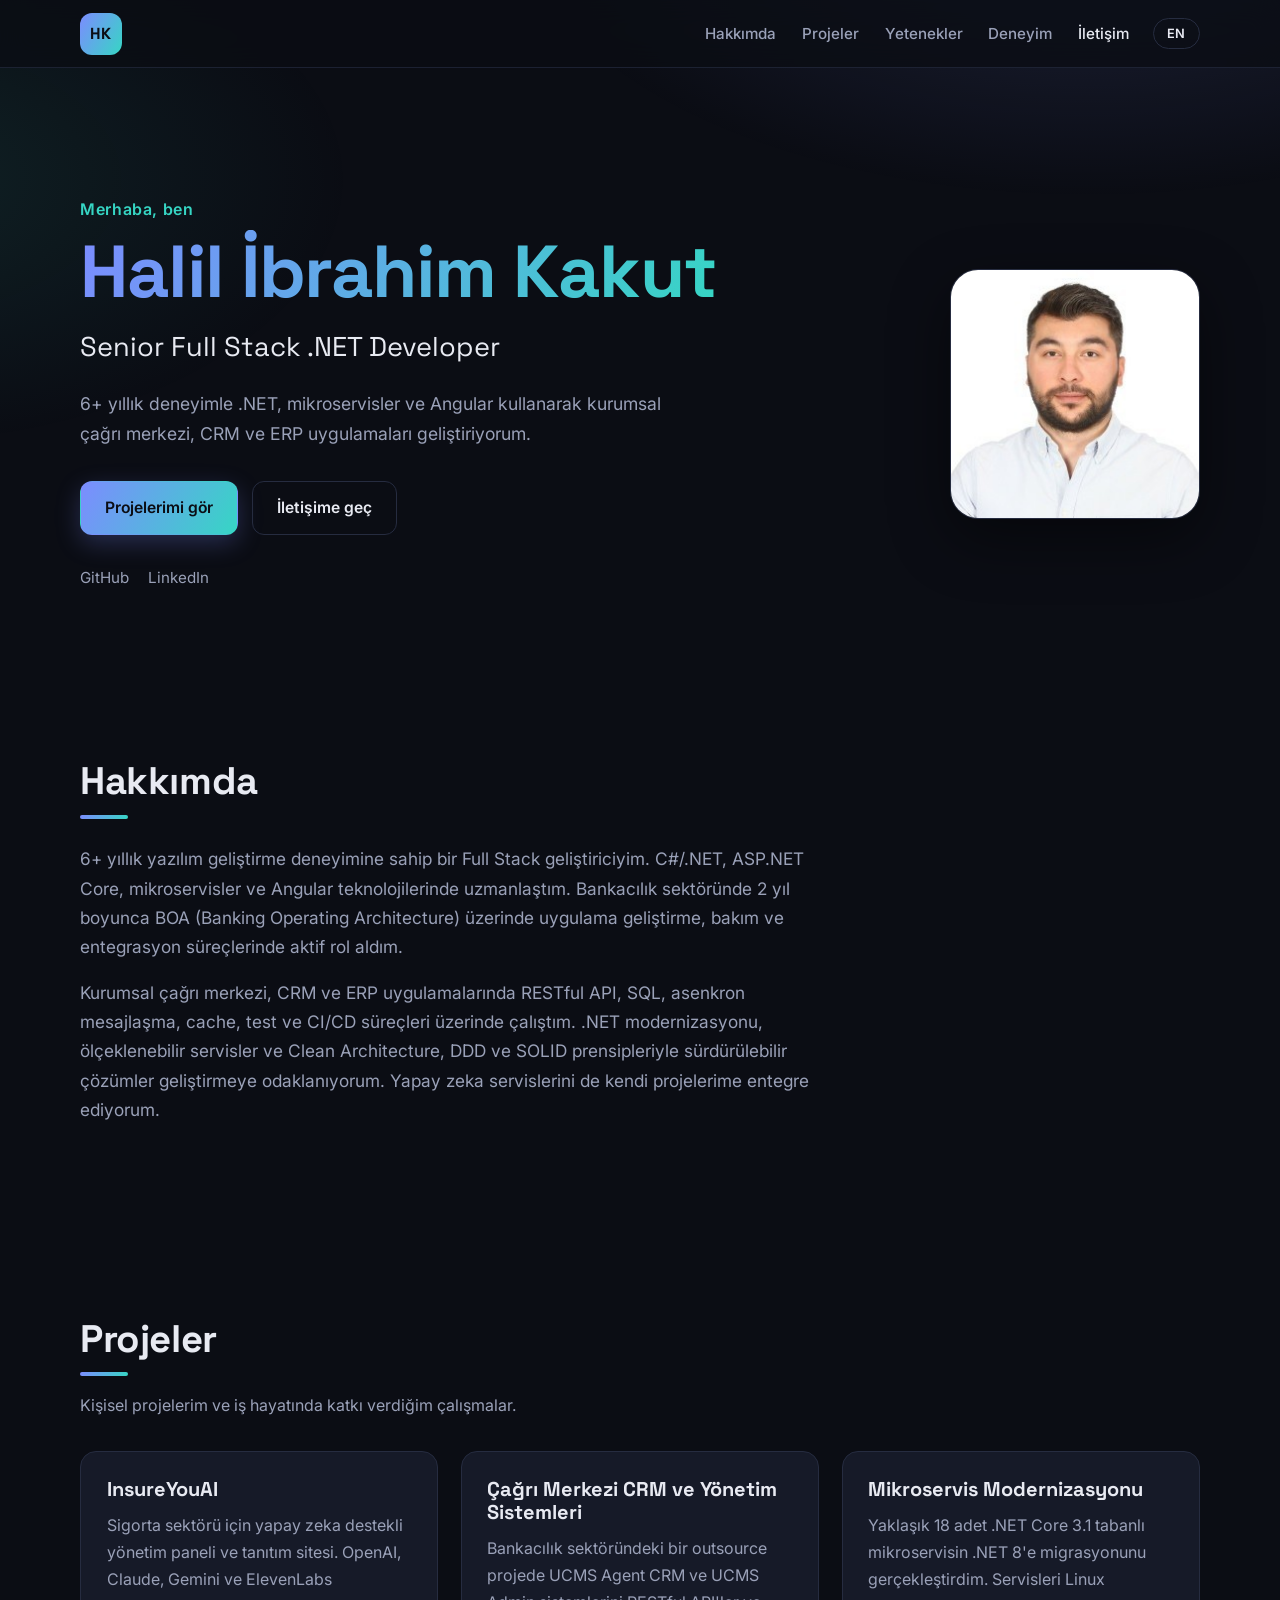
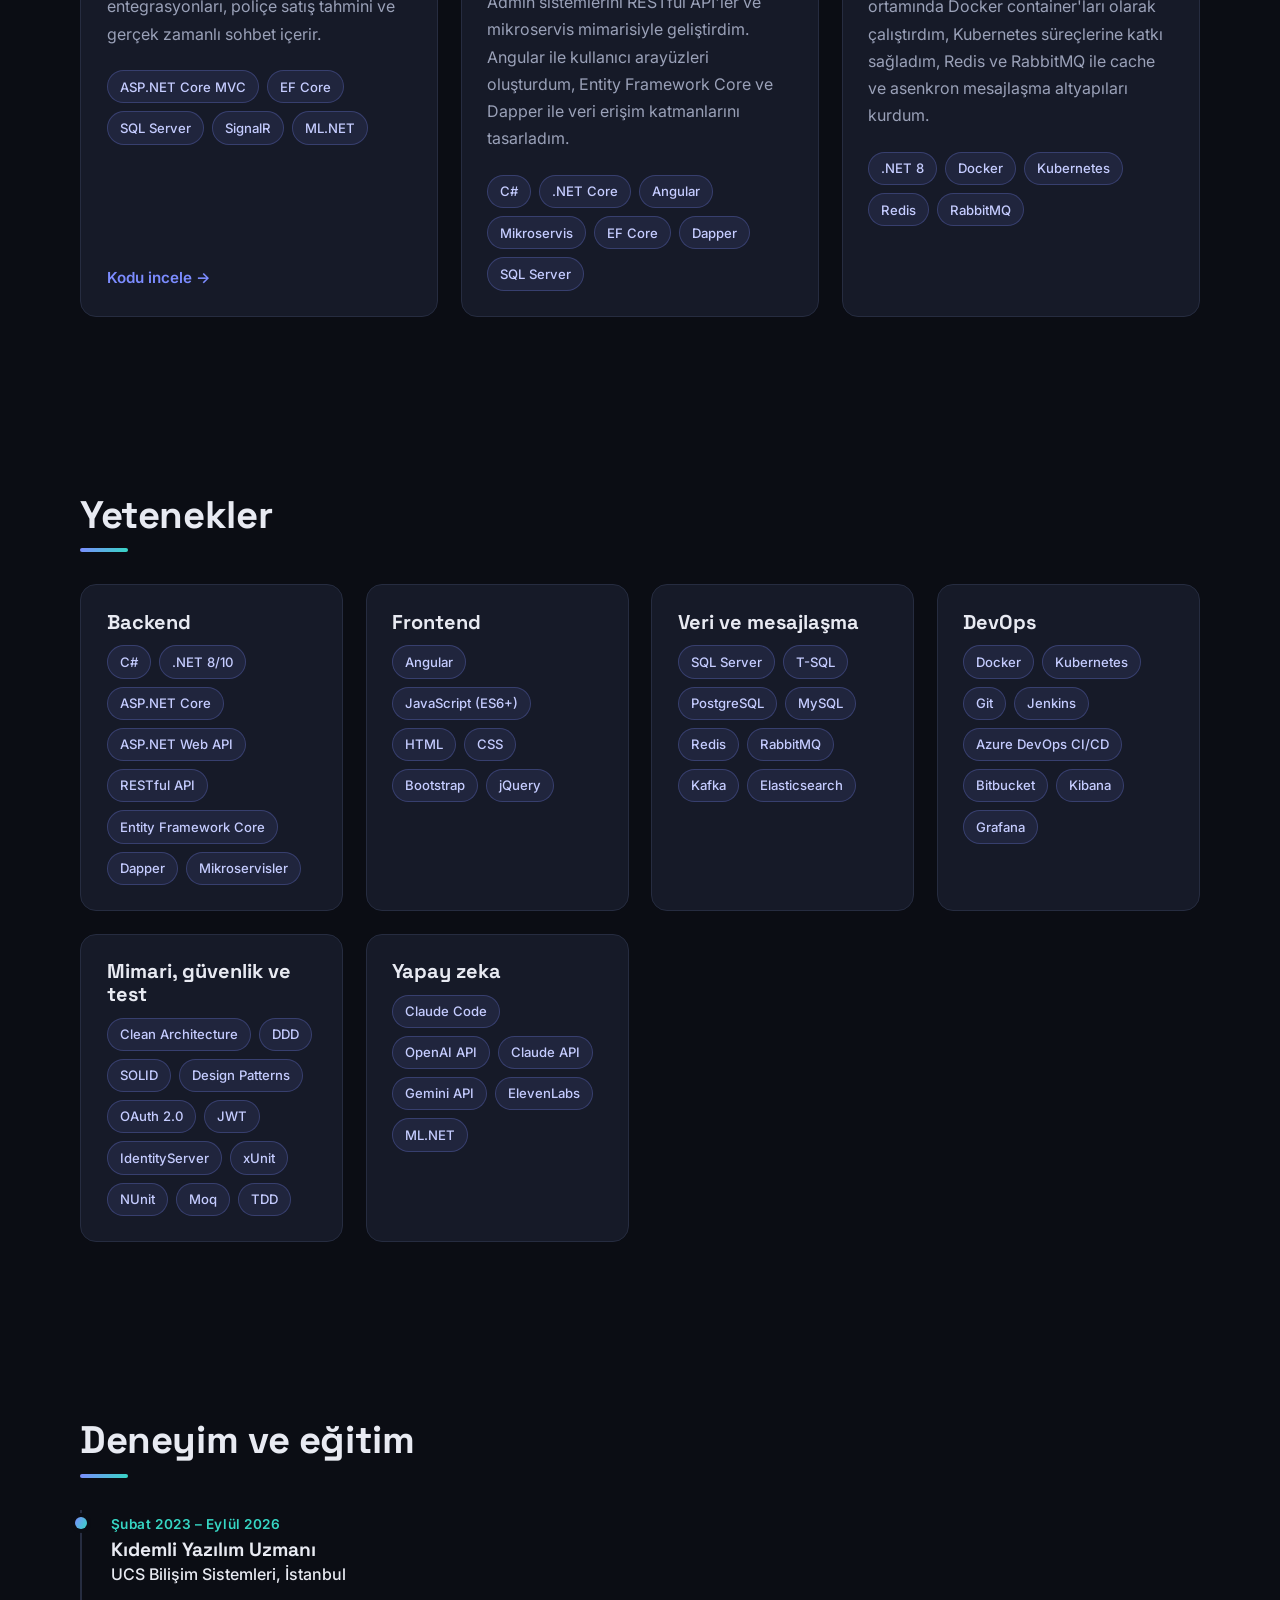
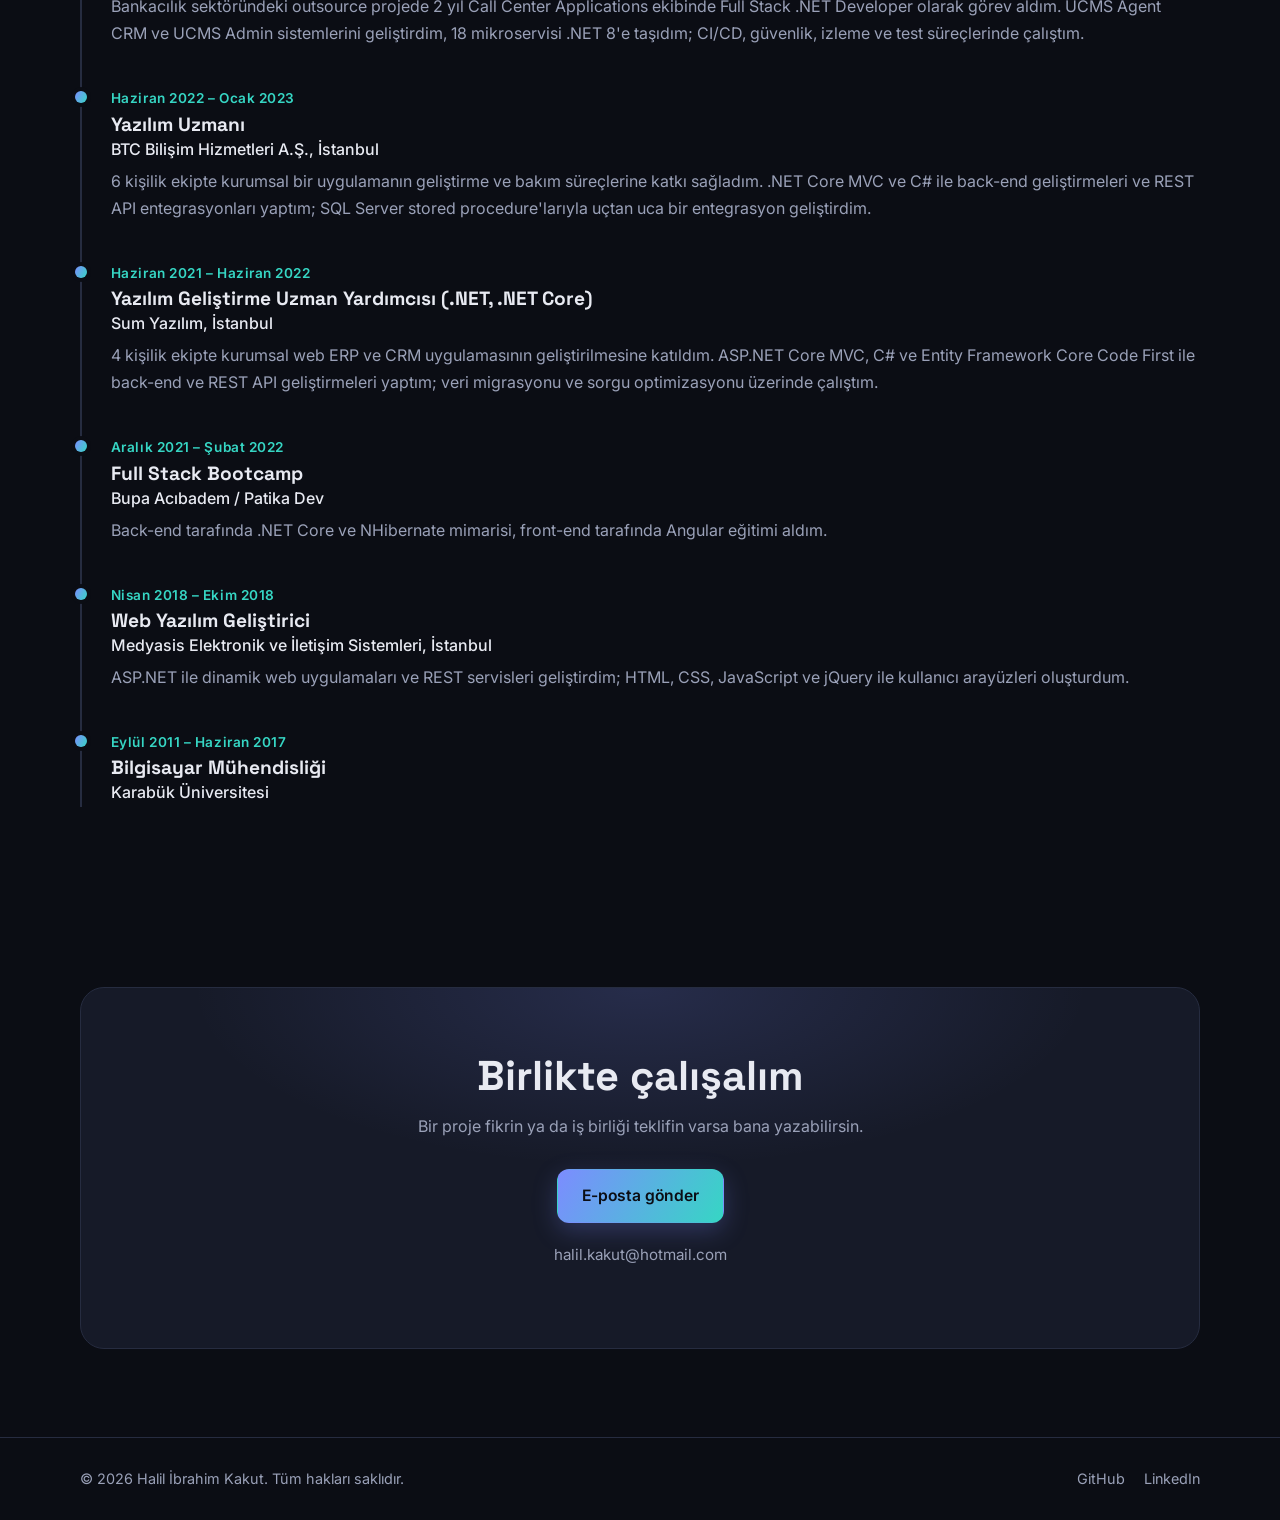
<file: index.html>
<!DOCTYPE html>
<html lang="tr">
<head>
    <meta charset="utf-8" />
    <meta name="viewport" content="width=device-width, initial-scale=1" />
    <meta name="theme-color" content="#0b0d14" />
    <title>Halil İbrahim Kakut | Senior Full Stack .NET Developer</title>
    <meta name="description" content="Halil İbrahim Kakut kişisel portfolyo sitesi: 6+ yıllık deneyimle .NET, mikroservis ve Angular ile kurumsal uygulamalar geliştiren Full Stack geliştirici." />
    <meta property="og:title" content="Halil İbrahim Kakut | Senior Full Stack .NET Developer" />
    <meta property="og:description" content="Halil İbrahim Kakut kişisel portfolyo sitesi: 6+ yıllık deneyimle .NET, mikroservis ve Angular ile kurumsal uygulamalar geliştiren Full Stack geliştirici." />
    <meta property="og:type" content="website" />

    <link rel="preconnect" href="https://fonts.googleapis.com" />
    <link rel="preconnect" href="https://fonts.gstatic.com" crossorigin />
    <link href="https://fonts.googleapis.com/css2?family=Inter:wght@400;500;600&family=Space+Grotesk:wght@500;600;700&display=swap" rel="stylesheet" />
    <link rel="stylesheet" href="css/site.css" />
</head>
<body>
    <a class="skip-link" href="#main">İçeriğe geç</a>

    <header class="site-header" id="top">
        <div class="container header-inner">
            <a class="logo" href="#top" aria-label="Halil İbrahim Kakut">
                <span class="logo-mark">HK</span>
            </a>

            <button class="nav-toggle" type="button" aria-label="Menu" aria-expanded="false" aria-controls="site-nav">
                <span></span><span></span><span></span>
            </button>

            <nav id="site-nav" class="site-nav" aria-label="Main">
                <ul>
                    <li><a href="#about">Hakkımda</a></li>
                    <li><a href="#projects">Projeler</a></li>
                    <li><a href="#skills">Yetenekler</a></li>
                    <li><a href="#experience">Deneyim</a></li>
                    <li><a href="#contact">İletişim</a></li>
                </ul>
                <a class="lang-switch" href="en/" hreflang="en" title="Switch to English">EN</a>
            </nav>
        </div>
    </header>

    <main id="main">
<section class="hero" aria-labelledby="hero-title">
    <div class="container hero-inner">
        <div class="hero-text reveal">
            <p class="eyebrow">Merhaba, ben</p>
            <h1 id="hero-title" class="hero-name">Halil İbrahim Kakut</h1>
            <p class="hero-role">Senior Full Stack .NET Developer</p>
            <p class="hero-tagline">6+ yıllık deneyimle .NET, mikroservisler ve Angular kullanarak kurumsal çağrı merkezi, CRM ve ERP uygulamaları geliştiriyorum.</p>

            <div class="hero-actions">
                <a class="btn btn-primary" href="#projects">Projelerimi gör</a>
                <a class="btn btn-ghost" href="#contact">İletişime geç</a>
            </div>

            <ul class="social-row">
                        <li><a href="https://github.com/halilkakut" target="_blank" rel="noopener noreferrer">GitHub</a></li>
                        <li><a href="https://www.linkedin.com/in/halilkakut" target="_blank" rel="noopener noreferrer">LinkedIn</a></li>
            </ul>
        </div>

        <div class="hero-photo reveal">
            <img src="img/profil.jpg" alt="Halil İbrahim Kakut" width="250" height="250" />
        </div>
    </div>
</section>

<section id="about" class="section" aria-labelledby="about-title">
    <div class="container">
        <h2 id="about-title" class="section-title reveal">Hakkımda</h2>
        <div class="about-body reveal">
            <p>6+ yıllık yazılım geliştirme deneyimine sahip bir Full Stack geliştiriciyim. C#/.NET, ASP.NET Core, mikroservisler ve Angular teknolojilerinde uzmanlaştım. Bankacılık sektöründe 2 yıl boyunca BOA (Banking Operating Architecture) üzerinde uygulama geliştirme, bakım ve entegrasyon süreçlerinde aktif rol aldım.</p>
            <p>Kurumsal çağrı merkezi, CRM ve ERP uygulamalarında RESTful API, SQL, asenkron mesajlaşma, cache, test ve CI/CD süreçleri üzerinde çalıştım. .NET modernizasyonu, ölçeklenebilir servisler ve Clean Architecture, DDD ve SOLID prensipleriyle sürdürülebilir çözümler geliştirmeye odaklanıyorum. Yapay zeka servislerini de kendi projelerime entegre ediyorum.</p>
        </div>
    </div>
</section>

<section id="projects" class="section" aria-labelledby="projects-title">
    <div class="container">
        <h2 id="projects-title" class="section-title reveal">Projeler</h2>
        <p class="section-subtitle reveal">Kişisel projelerim ve iş hayatında katkı verdiğim çalışmalar.</p>

        <div class="project-grid">
                <article class="card project-card reveal">
                    <h3>InsureYouAI</h3>
                    <p>Sigorta sektörü için yapay zeka destekli yönetim paneli ve tanıtım sitesi. OpenAI, Claude, Gemini ve ElevenLabs entegrasyonları, poliçe satış tahmini ve gerçek zamanlı sohbet içerir.</p>
                    <ul class="tag-list">
                        <li>ASP.NET Core MVC</li>
                        <li>EF Core</li>
                        <li>SQL Server</li>
                        <li>SignalR</li>
                        <li>ML.NET</li>
                    </ul>
                    <div class="card-links">
                        <a href="https://github.com/halilkakut/InsureYouAI" target="_blank" rel="noopener noreferrer">Kodu incele &rarr;</a>
                    </div>
                </article>
                <article class="card project-card reveal">
                    <h3>Çağrı Merkezi CRM ve Yönetim Sistemleri</h3>
                    <p>Bankacılık sektöründeki bir outsource projede UCMS Agent CRM ve UCMS Admin sistemlerini RESTful API&#x27;ler ve mikroservis mimarisiyle geliştirdim. Angular ile kullanıcı arayüzleri oluşturdum, Entity Framework Core ve Dapper ile veri erişim katmanlarını tasarladım.</p>
                    <ul class="tag-list">
                        <li>C#</li>
                        <li>.NET Core</li>
                        <li>Angular</li>
                        <li>Mikroservis</li>
                        <li>EF Core</li>
                        <li>Dapper</li>
                        <li>SQL Server</li>
                    </ul>
                </article>
                <article class="card project-card reveal">
                    <h3>Mikroservis Modernizasyonu</h3>
                    <p>Yaklaşık 18 adet .NET Core 3.1 tabanlı mikroservisin .NET 8&#x27;e migrasyonunu gerçekleştirdim. Servisleri Linux ortamında Docker container&#x27;ları olarak çalıştırdım, Kubernetes süreçlerine katkı sağladım, Redis ve RabbitMQ ile cache ve asenkron mesajlaşma altyapıları kurdum.</p>
                    <ul class="tag-list">
                        <li>.NET 8</li>
                        <li>Docker</li>
                        <li>Kubernetes</li>
                        <li>Redis</li>
                        <li>RabbitMQ</li>
                    </ul>
                </article>
        </div>
    </div>
</section>

<section id="skills" class="section" aria-labelledby="skills-title">
    <div class="container">
        <h2 id="skills-title" class="section-title reveal">Yetenekler</h2>

        <div class="skill-grid">
                <div class="card skill-card reveal">
                    <h3>Backend</h3>
                    <ul class="tag-list">
                        <li>C#</li>
                        <li>.NET 8/10</li>
                        <li>ASP.NET Core</li>
                        <li>ASP.NET Web API</li>
                        <li>RESTful API</li>
                        <li>Entity Framework Core</li>
                        <li>Dapper</li>
                        <li>Mikroservisler</li>
                    </ul>
                </div>
                <div class="card skill-card reveal">
                    <h3>Frontend</h3>
                    <ul class="tag-list">
                        <li>Angular</li>
                        <li>JavaScript (ES6+)</li>
                        <li>HTML</li>
                        <li>CSS</li>
                        <li>Bootstrap</li>
                        <li>jQuery</li>
                    </ul>
                </div>
                <div class="card skill-card reveal">
                    <h3>Veri ve mesajlaşma</h3>
                    <ul class="tag-list">
                        <li>SQL Server</li>
                        <li>T-SQL</li>
                        <li>PostgreSQL</li>
                        <li>MySQL</li>
                        <li>Redis</li>
                        <li>RabbitMQ</li>
                        <li>Kafka</li>
                        <li>Elasticsearch</li>
                    </ul>
                </div>
                <div class="card skill-card reveal">
                    <h3>DevOps</h3>
                    <ul class="tag-list">
                        <li>Docker</li>
                        <li>Kubernetes</li>
                        <li>Git</li>
                        <li>Jenkins</li>
                        <li>Azure DevOps CI/CD</li>
                        <li>Bitbucket</li>
                        <li>Kibana</li>
                        <li>Grafana</li>
                    </ul>
                </div>
                <div class="card skill-card reveal">
                    <h3>Mimari, güvenlik ve test</h3>
                    <ul class="tag-list">
                        <li>Clean Architecture</li>
                        <li>DDD</li>
                        <li>SOLID</li>
                        <li>Design Patterns</li>
                        <li>OAuth 2.0</li>
                        <li>JWT</li>
                        <li>IdentityServer</li>
                        <li>xUnit</li>
                        <li>NUnit</li>
                        <li>Moq</li>
                        <li>TDD</li>
                    </ul>
                </div>
                <div class="card skill-card reveal">
                    <h3>Yapay zeka</h3>
                    <ul class="tag-list">
                        <li>Claude Code</li>
                        <li>OpenAI API</li>
                        <li>Claude API</li>
                        <li>Gemini API</li>
                        <li>ElevenLabs</li>
                        <li>ML.NET</li>
                    </ul>
                </div>
        </div>
    </div>
</section>

<section id="experience" class="section" aria-labelledby="experience-title">
    <div class="container">
        <h2 id="experience-title" class="section-title reveal">Deneyim ve eğitim</h2>

        <ol class="timeline">
                    <li class="timeline-item reveal">
                        <span class="timeline-period">Şubat 2023 – Eylül 2026</span>
                        <h3>Kıdemli Yazılım Uzmanı</h3>
                        <p class="timeline-place">UCS Bilişim Sistemleri, İstanbul</p>
                        <p>Bankacılık sektöründeki outsource projede 2 yıl Call Center Applications ekibinde Full Stack .NET Developer olarak görev aldım. UCMS Agent CRM ve UCMS Admin sistemlerini geliştirdim, 18 mikroservisi .NET 8&#x27;e taşıdım; CI/CD, güvenlik, izleme ve test süreçlerinde çalıştım.</p>
                    </li>
                    <li class="timeline-item reveal">
                        <span class="timeline-period">Haziran 2022 – Ocak 2023</span>
                        <h3>Yazılım Uzmanı</h3>
                        <p class="timeline-place">BTC Bilişim Hizmetleri A.Ş., İstanbul</p>
                        <p>6 kişilik ekipte kurumsal bir uygulamanın geliştirme ve bakım süreçlerine katkı sağladım. .NET Core MVC ve C# ile back-end geliştirmeleri ve REST API entegrasyonları yaptım; SQL Server stored procedure&#x27;larıyla uçtan uca bir entegrasyon geliştirdim.</p>
                    </li>
                    <li class="timeline-item reveal">
                        <span class="timeline-period">Haziran 2021 – Haziran 2022</span>
                        <h3>Yazılım Geliştirme Uzman Yardımcısı (.NET, .NET Core)</h3>
                        <p class="timeline-place">Sum Yazılım, İstanbul</p>
                        <p>4 kişilik ekipte kurumsal web ERP ve CRM uygulamasının geliştirilmesine katıldım. ASP.NET Core MVC, C# ve Entity Framework Core Code First ile back-end ve REST API geliştirmeleri yaptım; veri migrasyonu ve sorgu optimizasyonu üzerinde çalıştım.</p>
                    </li>
                    <li class="timeline-item reveal">
                        <span class="timeline-period">Aralık 2021 – Şubat 2022</span>
                        <h3>Full Stack Bootcamp</h3>
                        <p class="timeline-place">Bupa Acıbadem / Patika Dev</p>
                        <p>Back-end tarafında .NET Core ve NHibernate mimarisi, front-end tarafında Angular eğitimi aldım.</p>
                    </li>
                    <li class="timeline-item reveal">
                        <span class="timeline-period">Nisan 2018 – Ekim 2018</span>
                        <h3>Web Yazılım Geliştirici</h3>
                        <p class="timeline-place">Medyasis Elektronik ve İletişim Sistemleri, İstanbul</p>
                        <p>ASP.NET ile dinamik web uygulamaları ve REST servisleri geliştirdim; HTML, CSS, JavaScript ve jQuery ile kullanıcı arayüzleri oluşturdum.</p>
                    </li>
                    <li class="timeline-item reveal">
                        <span class="timeline-period">Eylül 2011 – Haziran 2017</span>
                        <h3>Bilgisayar Mühendisliği</h3>
                        <p class="timeline-place">Karabük Üniversitesi</p>
                    </li>
        </ol>
    </div>
</section>

<section id="contact" class="section contact" aria-labelledby="contact-title">
    <div class="container">
        <div class="contact-card reveal">
            <h2 id="contact-title">Birlikte çalışalım</h2>
            <p>Bir proje fikrin ya da iş birliği teklifin varsa bana yazabilirsin.</p>
            <a class="btn btn-primary" href="mailto:halil.kakut@hotmail.com">E-posta gönder</a>
            <p class="contact-mail">halil.kakut@hotmail.com</p>
        </div>
    </div>
</section>
    </main>

    <footer class="site-footer">
        <div class="container footer-inner">
            <p>&copy; 2026 Halil İbrahim Kakut. Tüm hakları saklıdır.</p>
            <ul class="footer-links">
                <li><a href="https://github.com/halilkakut" target="_blank" rel="noopener noreferrer">GitHub</a></li>
                <li><a href="https://www.linkedin.com/in/halilkakut" target="_blank" rel="noopener noreferrer">LinkedIn</a></li>
            </ul>
        </div>
    </footer>

    <script src="js/site.js"></script>
</body>
</html>
</file>
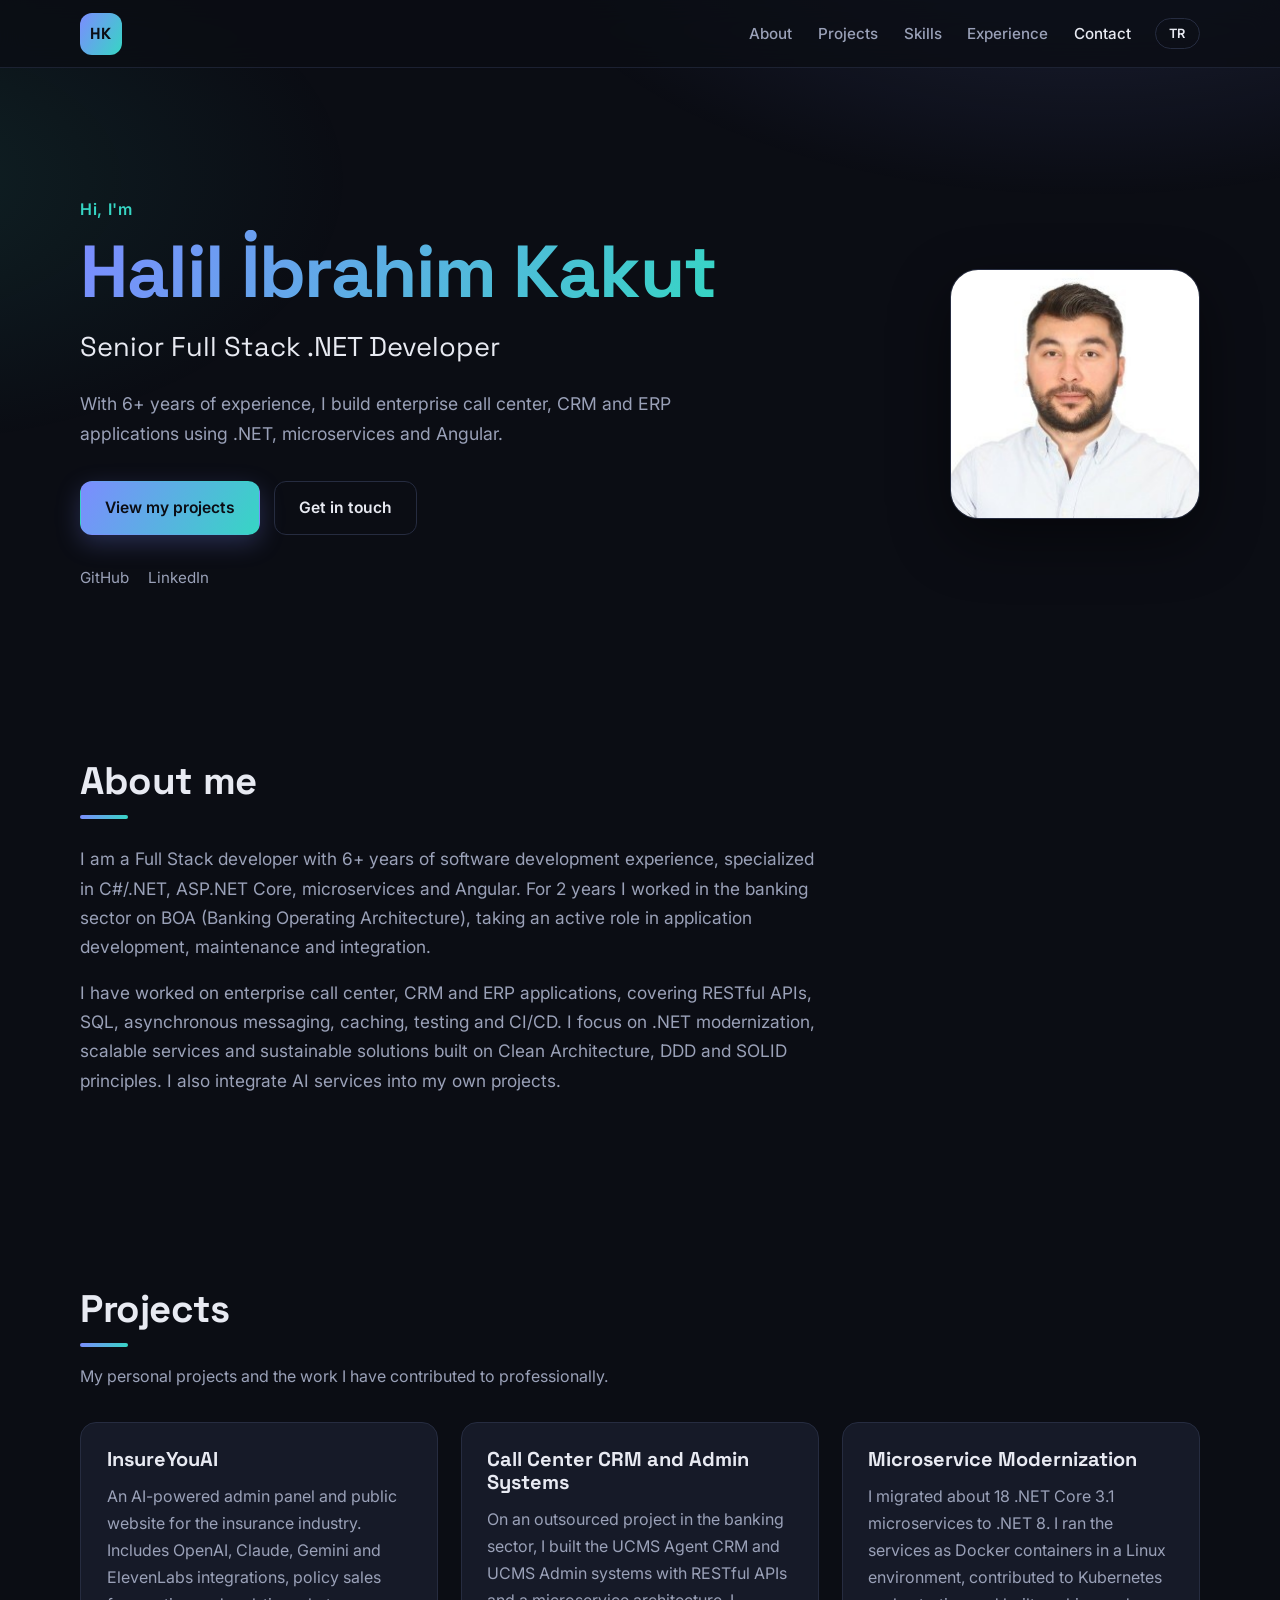
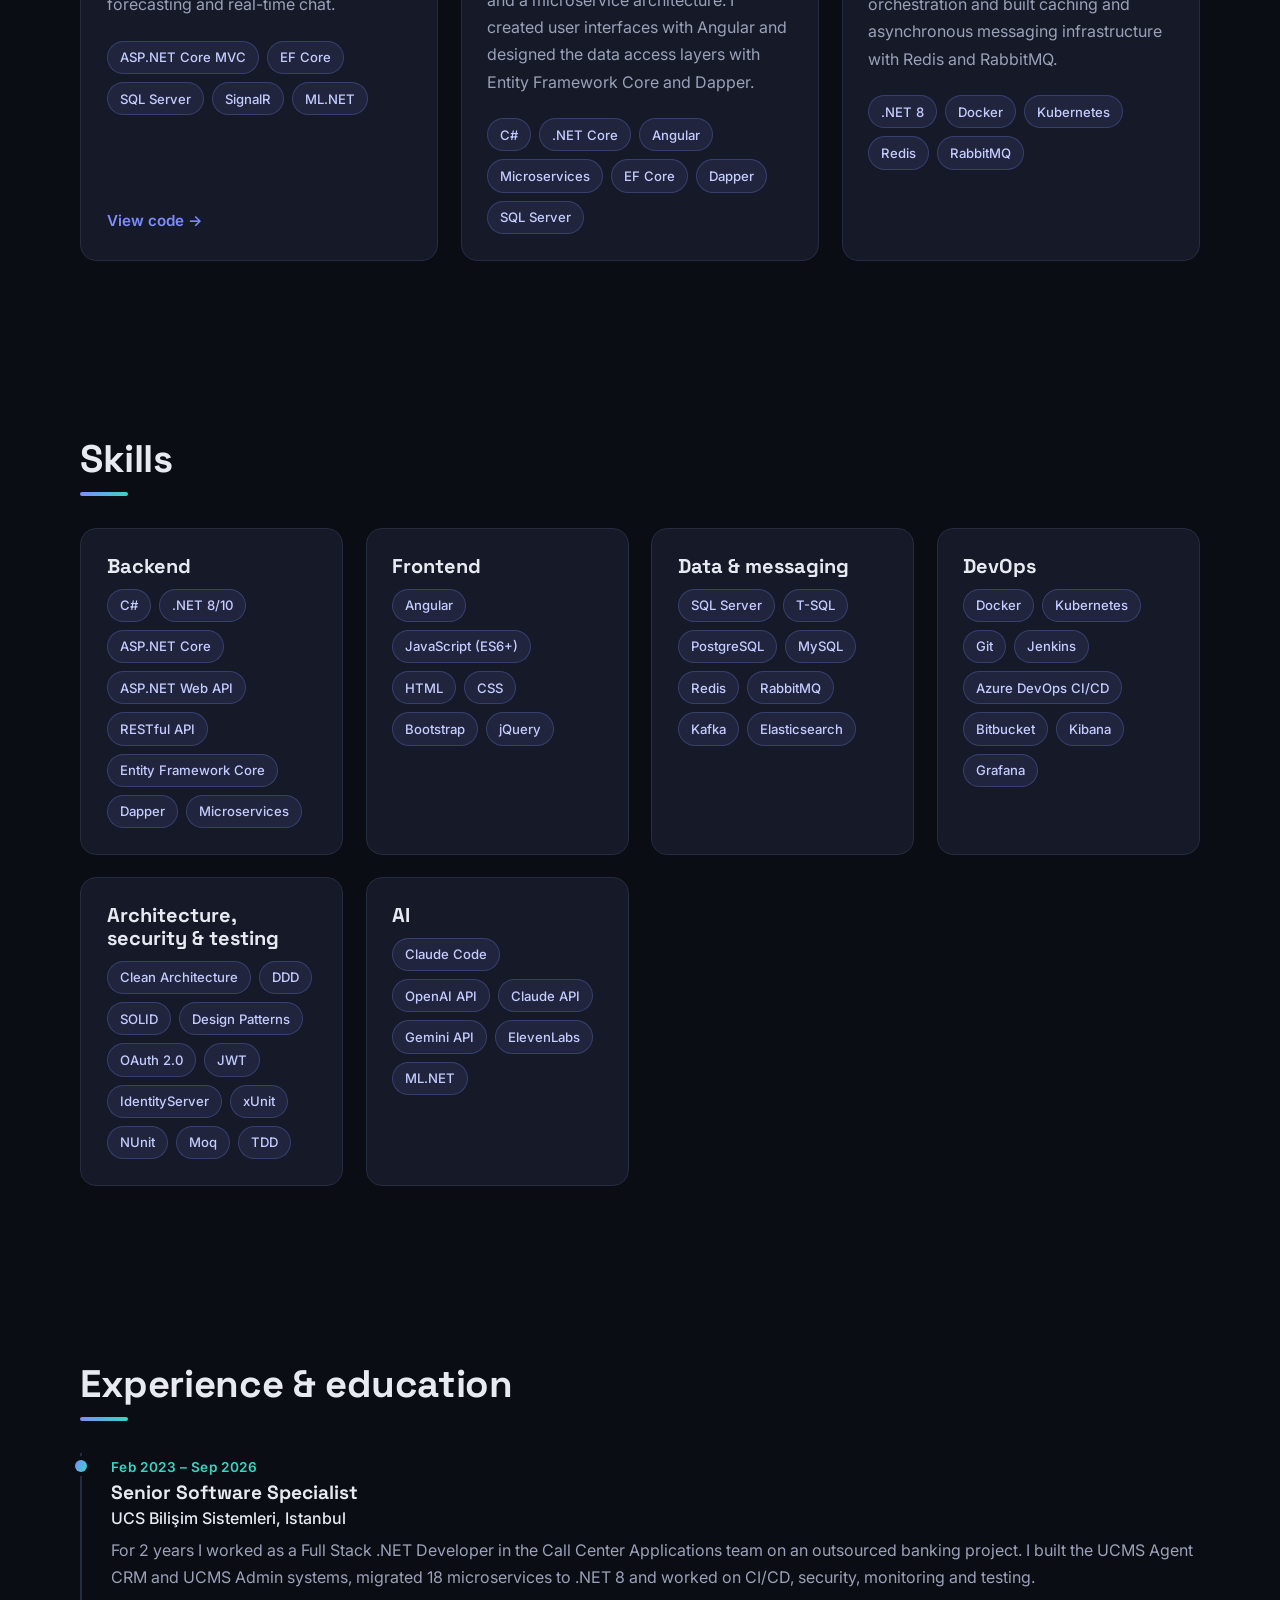
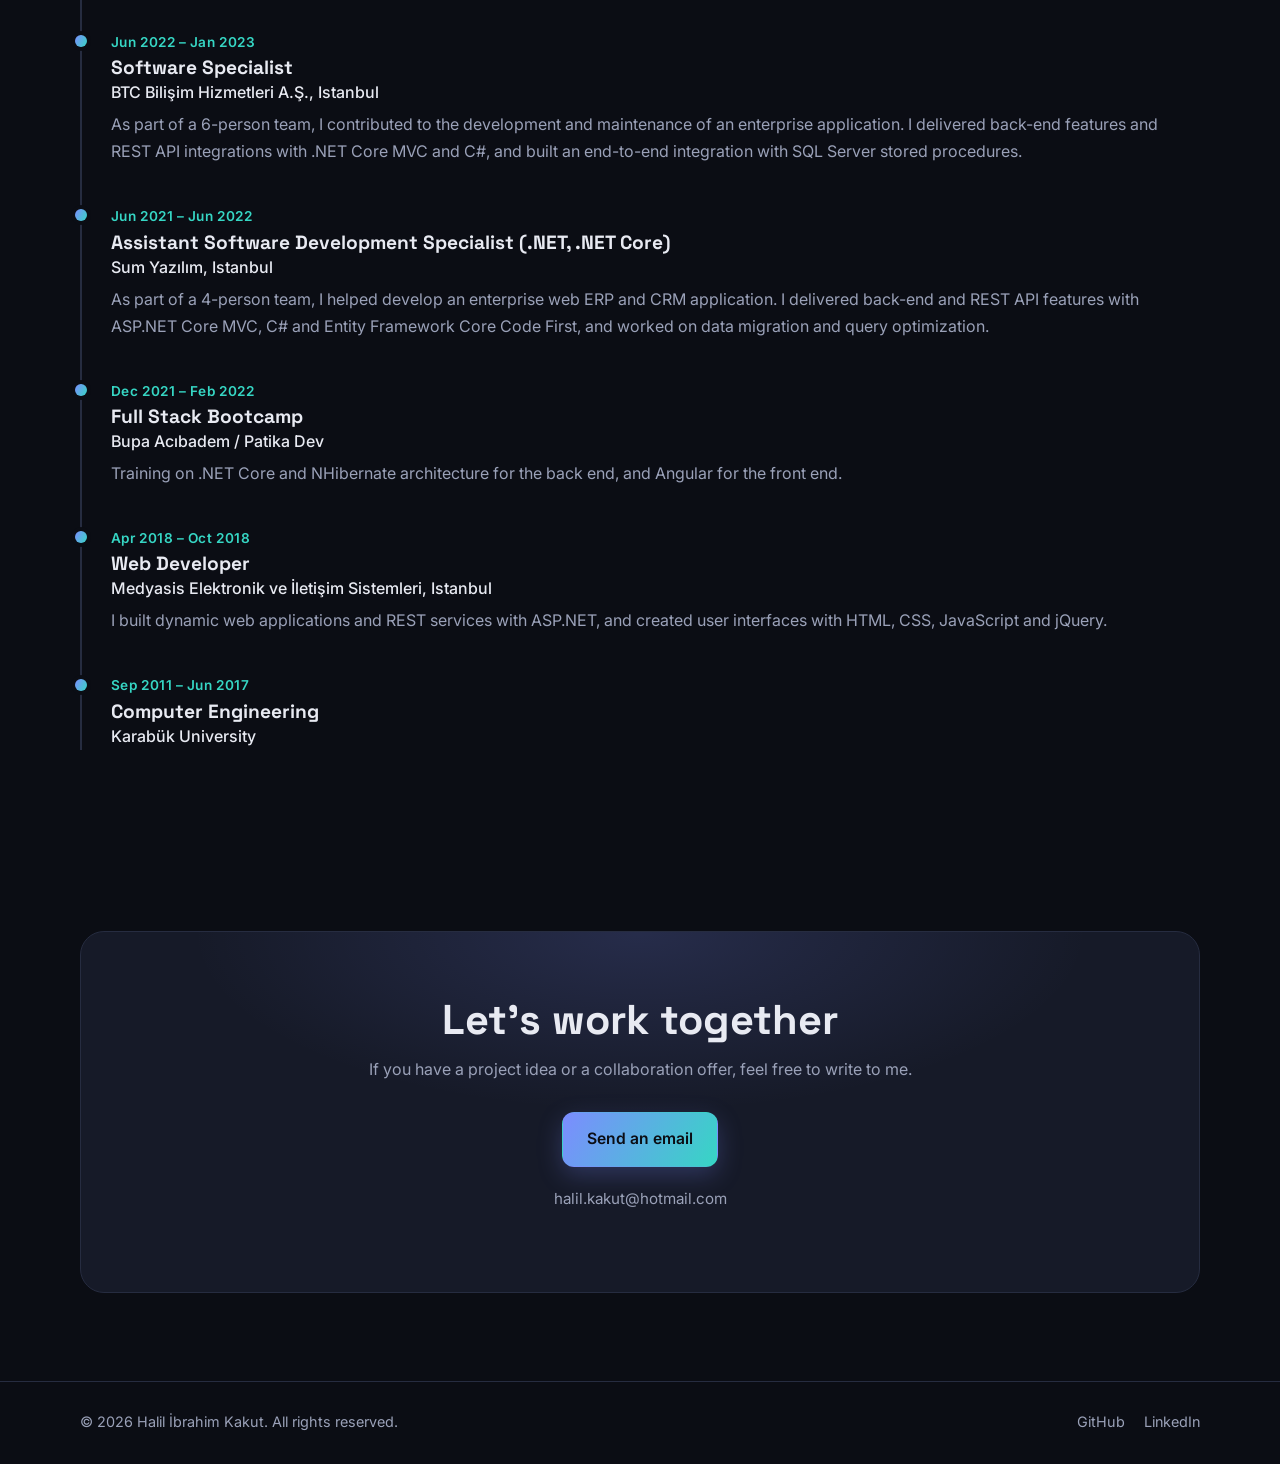
<file: en/index.html>
<!DOCTYPE html>
<html lang="en">
<head>
    <meta charset="utf-8" />
    <meta name="viewport" content="width=device-width, initial-scale=1" />
    <meta name="theme-color" content="#0b0d14" />
    <title>Halil İbrahim Kakut | Senior Full Stack .NET Developer</title>
    <meta name="description" content="Personal portfolio of Halil İbrahim Kakut: a Full Stack developer with 6+ years of experience building enterprise applications with .NET, microservices and Angular." />
    <meta property="og:title" content="Halil İbrahim Kakut | Senior Full Stack .NET Developer" />
    <meta property="og:description" content="Personal portfolio of Halil İbrahim Kakut: a Full Stack developer with 6+ years of experience building enterprise applications with .NET, microservices and Angular." />
    <meta property="og:type" content="website" />

    <link rel="preconnect" href="https://fonts.googleapis.com" />
    <link rel="preconnect" href="https://fonts.gstatic.com" crossorigin />
    <link href="https://fonts.googleapis.com/css2?family=Inter:wght@400;500;600&family=Space+Grotesk:wght@500;600;700&display=swap" rel="stylesheet" />
    <link rel="stylesheet" href="../css/site.css" />
</head>
<body>
    <a class="skip-link" href="#main">Skip to content</a>

    <header class="site-header" id="top">
        <div class="container header-inner">
            <a class="logo" href="#top" aria-label="Halil İbrahim Kakut">
                <span class="logo-mark">HK</span>
            </a>

            <button class="nav-toggle" type="button" aria-label="Menu" aria-expanded="false" aria-controls="site-nav">
                <span></span><span></span><span></span>
            </button>

            <nav id="site-nav" class="site-nav" aria-label="Main">
                <ul>
                    <li><a href="#about">About</a></li>
                    <li><a href="#projects">Projects</a></li>
                    <li><a href="#skills">Skills</a></li>
                    <li><a href="#experience">Experience</a></li>
                    <li><a href="#contact">Contact</a></li>
                </ul>
                <a class="lang-switch" href="../" hreflang="tr" title="Türkçe&#x27;ye geç">TR</a>
            </nav>
        </div>
    </header>

    <main id="main">
<section class="hero" aria-labelledby="hero-title">
    <div class="container hero-inner">
        <div class="hero-text reveal">
            <p class="eyebrow">Hi, I&#x27;m</p>
            <h1 id="hero-title" class="hero-name">Halil İbrahim Kakut</h1>
            <p class="hero-role">Senior Full Stack .NET Developer</p>
            <p class="hero-tagline">With 6+ years of experience, I build enterprise call center, CRM and ERP applications using .NET, microservices and Angular.</p>

            <div class="hero-actions">
                <a class="btn btn-primary" href="#projects">View my projects</a>
                <a class="btn btn-ghost" href="#contact">Get in touch</a>
            </div>

            <ul class="social-row">
                        <li><a href="https://github.com/halilkakut" target="_blank" rel="noopener noreferrer">GitHub</a></li>
                        <li><a href="https://www.linkedin.com/in/halilkakut" target="_blank" rel="noopener noreferrer">LinkedIn</a></li>
            </ul>
        </div>

        <div class="hero-photo reveal">
            <img src="../img/profil.jpg" alt="Halil İbrahim Kakut" width="250" height="250" />
        </div>
    </div>
</section>

<section id="about" class="section" aria-labelledby="about-title">
    <div class="container">
        <h2 id="about-title" class="section-title reveal">About me</h2>
        <div class="about-body reveal">
            <p>I am a Full Stack developer with 6+ years of software development experience, specialized in C#/.NET, ASP.NET Core, microservices and Angular. For 2 years I worked in the banking sector on BOA (Banking Operating Architecture), taking an active role in application development, maintenance and integration.</p>
            <p>I have worked on enterprise call center, CRM and ERP applications, covering RESTful APIs, SQL, asynchronous messaging, caching, testing and CI/CD. I focus on .NET modernization, scalable services and sustainable solutions built on Clean Architecture, DDD and SOLID principles. I also integrate AI services into my own projects.</p>
        </div>
    </div>
</section>

<section id="projects" class="section" aria-labelledby="projects-title">
    <div class="container">
        <h2 id="projects-title" class="section-title reveal">Projects</h2>
        <p class="section-subtitle reveal">My personal projects and the work I have contributed to professionally.</p>

        <div class="project-grid">
                <article class="card project-card reveal">
                    <h3>InsureYouAI</h3>
                    <p>An AI-powered admin panel and public website for the insurance industry. Includes OpenAI, Claude, Gemini and ElevenLabs integrations, policy sales forecasting and real-time chat.</p>
                    <ul class="tag-list">
                        <li>ASP.NET Core MVC</li>
                        <li>EF Core</li>
                        <li>SQL Server</li>
                        <li>SignalR</li>
                        <li>ML.NET</li>
                    </ul>
                    <div class="card-links">
                        <a href="https://github.com/halilkakut/InsureYouAI" target="_blank" rel="noopener noreferrer">View code &rarr;</a>
                    </div>
                </article>
                <article class="card project-card reveal">
                    <h3>Call Center CRM and Admin Systems</h3>
                    <p>On an outsourced project in the banking sector, I built the UCMS Agent CRM and UCMS Admin systems with RESTful APIs and a microservice architecture. I created user interfaces with Angular and designed the data access layers with Entity Framework Core and Dapper.</p>
                    <ul class="tag-list">
                        <li>C#</li>
                        <li>.NET Core</li>
                        <li>Angular</li>
                        <li>Microservices</li>
                        <li>EF Core</li>
                        <li>Dapper</li>
                        <li>SQL Server</li>
                    </ul>
                </article>
                <article class="card project-card reveal">
                    <h3>Microservice Modernization</h3>
                    <p>I migrated about 18 .NET Core 3.1 microservices to .NET 8. I ran the services as Docker containers in a Linux environment, contributed to Kubernetes orchestration and built caching and asynchronous messaging infrastructure with Redis and RabbitMQ.</p>
                    <ul class="tag-list">
                        <li>.NET 8</li>
                        <li>Docker</li>
                        <li>Kubernetes</li>
                        <li>Redis</li>
                        <li>RabbitMQ</li>
                    </ul>
                </article>
        </div>
    </div>
</section>

<section id="skills" class="section" aria-labelledby="skills-title">
    <div class="container">
        <h2 id="skills-title" class="section-title reveal">Skills</h2>

        <div class="skill-grid">
                <div class="card skill-card reveal">
                    <h3>Backend</h3>
                    <ul class="tag-list">
                        <li>C#</li>
                        <li>.NET 8/10</li>
                        <li>ASP.NET Core</li>
                        <li>ASP.NET Web API</li>
                        <li>RESTful API</li>
                        <li>Entity Framework Core</li>
                        <li>Dapper</li>
                        <li>Microservices</li>
                    </ul>
                </div>
                <div class="card skill-card reveal">
                    <h3>Frontend</h3>
                    <ul class="tag-list">
                        <li>Angular</li>
                        <li>JavaScript (ES6+)</li>
                        <li>HTML</li>
                        <li>CSS</li>
                        <li>Bootstrap</li>
                        <li>jQuery</li>
                    </ul>
                </div>
                <div class="card skill-card reveal">
                    <h3>Data &amp; messaging</h3>
                    <ul class="tag-list">
                        <li>SQL Server</li>
                        <li>T-SQL</li>
                        <li>PostgreSQL</li>
                        <li>MySQL</li>
                        <li>Redis</li>
                        <li>RabbitMQ</li>
                        <li>Kafka</li>
                        <li>Elasticsearch</li>
                    </ul>
                </div>
                <div class="card skill-card reveal">
                    <h3>DevOps</h3>
                    <ul class="tag-list">
                        <li>Docker</li>
                        <li>Kubernetes</li>
                        <li>Git</li>
                        <li>Jenkins</li>
                        <li>Azure DevOps CI/CD</li>
                        <li>Bitbucket</li>
                        <li>Kibana</li>
                        <li>Grafana</li>
                    </ul>
                </div>
                <div class="card skill-card reveal">
                    <h3>Architecture, security &amp; testing</h3>
                    <ul class="tag-list">
                        <li>Clean Architecture</li>
                        <li>DDD</li>
                        <li>SOLID</li>
                        <li>Design Patterns</li>
                        <li>OAuth 2.0</li>
                        <li>JWT</li>
                        <li>IdentityServer</li>
                        <li>xUnit</li>
                        <li>NUnit</li>
                        <li>Moq</li>
                        <li>TDD</li>
                    </ul>
                </div>
                <div class="card skill-card reveal">
                    <h3>AI</h3>
                    <ul class="tag-list">
                        <li>Claude Code</li>
                        <li>OpenAI API</li>
                        <li>Claude API</li>
                        <li>Gemini API</li>
                        <li>ElevenLabs</li>
                        <li>ML.NET</li>
                    </ul>
                </div>
        </div>
    </div>
</section>

<section id="experience" class="section" aria-labelledby="experience-title">
    <div class="container">
        <h2 id="experience-title" class="section-title reveal">Experience &amp; education</h2>

        <ol class="timeline">
                    <li class="timeline-item reveal">
                        <span class="timeline-period">Feb 2023 – Sep 2026</span>
                        <h3>Senior Software Specialist</h3>
                        <p class="timeline-place">UCS Bilişim Sistemleri, Istanbul</p>
                        <p>For 2 years I worked as a Full Stack .NET Developer in the Call Center Applications team on an outsourced banking project. I built the UCMS Agent CRM and UCMS Admin systems, migrated 18 microservices to .NET 8 and worked on CI/CD, security, monitoring and testing.</p>
                    </li>
                    <li class="timeline-item reveal">
                        <span class="timeline-period">Jun 2022 – Jan 2023</span>
                        <h3>Software Specialist</h3>
                        <p class="timeline-place">BTC Bilişim Hizmetleri A.Ş., Istanbul</p>
                        <p>As part of a 6-person team, I contributed to the development and maintenance of an enterprise application. I delivered back-end features and REST API integrations with .NET Core MVC and C#, and built an end-to-end integration with SQL Server stored procedures.</p>
                    </li>
                    <li class="timeline-item reveal">
                        <span class="timeline-period">Jun 2021 – Jun 2022</span>
                        <h3>Assistant Software Development Specialist (.NET, .NET Core)</h3>
                        <p class="timeline-place">Sum Yazılım, Istanbul</p>
                        <p>As part of a 4-person team, I helped develop an enterprise web ERP and CRM application. I delivered back-end and REST API features with ASP.NET Core MVC, C# and Entity Framework Core Code First, and worked on data migration and query optimization.</p>
                    </li>
                    <li class="timeline-item reveal">
                        <span class="timeline-period">Dec 2021 – Feb 2022</span>
                        <h3>Full Stack Bootcamp</h3>
                        <p class="timeline-place">Bupa Acıbadem / Patika Dev</p>
                        <p>Training on .NET Core and NHibernate architecture for the back end, and Angular for the front end.</p>
                    </li>
                    <li class="timeline-item reveal">
                        <span class="timeline-period">Apr 2018 – Oct 2018</span>
                        <h3>Web Developer</h3>
                        <p class="timeline-place">Medyasis Elektronik ve İletişim Sistemleri, Istanbul</p>
                        <p>I built dynamic web applications and REST services with ASP.NET, and created user interfaces with HTML, CSS, JavaScript and jQuery.</p>
                    </li>
                    <li class="timeline-item reveal">
                        <span class="timeline-period">Sep 2011 – Jun 2017</span>
                        <h3>Computer Engineering</h3>
                        <p class="timeline-place">Karabük University</p>
                    </li>
        </ol>
    </div>
</section>

<section id="contact" class="section contact" aria-labelledby="contact-title">
    <div class="container">
        <div class="contact-card reveal">
            <h2 id="contact-title">Let&#x27;s work together</h2>
            <p>If you have a project idea or a collaboration offer, feel free to write to me.</p>
            <a class="btn btn-primary" href="mailto:halil.kakut@hotmail.com">Send an email</a>
            <p class="contact-mail">halil.kakut@hotmail.com</p>
        </div>
    </div>
</section>
    </main>

    <footer class="site-footer">
        <div class="container footer-inner">
            <p>&copy; 2026 Halil İbrahim Kakut. All rights reserved.</p>
            <ul class="footer-links">
                <li><a href="https://github.com/halilkakut" target="_blank" rel="noopener noreferrer">GitHub</a></li>
                <li><a href="https://www.linkedin.com/in/halilkakut" target="_blank" rel="noopener noreferrer">LinkedIn</a></li>
            </ul>
        </div>
    </footer>

    <script src="../js/site.js"></script>
</body>
</html>
</file>
<file: css/site.css>
/* ==========================================================================
   Portfolyo: koyu ve modern tema
   Renkleri değiştirmek için :root içindeki değişkenleri düzenle.
   ========================================================================== */

:root {
    --bg: #0b0d14;
    --bg-soft: #11141f;
    --surface: #161a28;
    --surface-hover: #1c2132;
    --border: #262c40;
    --text: #e8eaf2;
    --text-muted: #9aa1b8;
    --accent: #7c8cff;
    --accent-2: #36d6c4;
    --accent-gradient: linear-gradient(120deg, var(--accent), var(--accent-2));
    --radius: 16px;
    --header-h: 68px;
    --font-body: "Inter", system-ui, -apple-system, "Segoe UI", Roboto, sans-serif;
    --font-display: "Space Grotesk", "Inter", system-ui, sans-serif;
}

*,
*::before,
*::after {
    box-sizing: border-box;
}

html {
    scroll-behavior: smooth;
    scroll-padding-top: calc(var(--header-h) + 12px);
}

body {
    margin: 0;
    background: var(--bg);
    color: var(--text);
    font-family: var(--font-body);
    font-size: 1rem;
    line-height: 1.7;
    -webkit-font-smoothing: antialiased;
}

body::before {
    /* Sayfanın üstünde yumuşak bir renk geçişi */
    content: "";
    position: fixed;
    inset: 0;
    z-index: -1;
    background:
        radial-gradient(60rem 30rem at 85% -10%, rgba(124, 140, 255, 0.16), transparent 60%),
        radial-gradient(50rem 28rem at -10% 20%, rgba(54, 214, 196, 0.10), transparent 60%);
    pointer-events: none;
}

img {
    max-width: 100%;
    display: block;
}

a {
    color: inherit;
    text-decoration: none;
}

ul,
ol {
    list-style: none;
    margin: 0;
    padding: 0;
}

h1, h2, h3 {
    font-family: var(--font-display);
    line-height: 1.15;
    margin: 0;
}

p {
    margin: 0 0 1rem;
}

:focus-visible {
    outline: 2px solid var(--accent);
    outline-offset: 3px;
    border-radius: 6px;
}

.container {
    width: min(1120px, 100% - 2.5rem);
    margin-inline: auto;
}

.skip-link {
    position: absolute;
    left: 1rem;
    top: -4rem;
    background: var(--accent);
    color: #0b0d14;
    padding: 0.6rem 1rem;
    border-radius: 8px;
    font-weight: 600;
    z-index: 200;
    transition: top 0.2s;
}

.skip-link:focus {
    top: 1rem;
}

/* ---------- Header ---------- */

.site-header {
    position: sticky;
    top: 0;
    z-index: 100;
    height: var(--header-h);
    background: rgba(11, 13, 20, 0.78);
    backdrop-filter: blur(14px);
    -webkit-backdrop-filter: blur(14px);
    border-bottom: 1px solid rgba(38, 44, 64, 0.7);
}

.header-inner {
    height: 100%;
    display: flex;
    align-items: center;
    justify-content: space-between;
}

.logo-mark {
    display: inline-grid;
    place-items: center;
    width: 42px;
    height: 42px;
    border-radius: 12px;
    background: var(--accent-gradient);
    color: #0b0d14;
    font-family: var(--font-display);
    font-weight: 700;
    letter-spacing: 0.02em;
}

.site-nav {
    display: flex;
    align-items: center;
    gap: 1.5rem;
}

.site-nav ul {
    display: flex;
    gap: 1.6rem;
}

.site-nav a {
    color: var(--text-muted);
    font-size: 0.95rem;
    font-weight: 500;
    transition: color 0.2s;
}

.site-nav ul a:hover,
.site-nav ul a.is-active {
    color: var(--text);
}

.lang-switch {
    border: 1px solid var(--border);
    border-radius: 999px;
    padding: 0.25rem 0.8rem;
    font-size: 0.8rem !important;
    font-weight: 600 !important;
    letter-spacing: 0.06em;
    color: var(--text) !important;
    transition: border-color 0.2s, background 0.2s;
}

.lang-switch:hover {
    border-color: var(--accent);
    background: rgba(124, 140, 255, 0.1);
}

.nav-toggle {
    display: none;
    width: 42px;
    height: 42px;
    background: transparent;
    border: 1px solid var(--border);
    border-radius: 12px;
    cursor: pointer;
    padding: 0;
    flex-direction: column;
    align-items: center;
    justify-content: center;
    gap: 5px;
}

.nav-toggle span {
    width: 18px;
    height: 2px;
    background: var(--text);
    border-radius: 2px;
    transition: transform 0.25s, opacity 0.25s;
}

.nav-toggle[aria-expanded="true"] span:nth-child(1) {
    transform: translateY(7px) rotate(45deg);
}

.nav-toggle[aria-expanded="true"] span:nth-child(2) {
    opacity: 0;
}

.nav-toggle[aria-expanded="true"] span:nth-child(3) {
    transform: translateY(-7px) rotate(-45deg);
}

/* ---------- Hero ---------- */

.hero {
    padding: clamp(4rem, 12vw, 8rem) 0 clamp(3rem, 8vw, 5rem);
}

.hero-inner {
    display: flex;
    align-items: center;
    justify-content: space-between;
    gap: 3rem;
}

.eyebrow {
    color: var(--accent-2);
    font-weight: 600;
    letter-spacing: 0.04em;
    margin-bottom: 0.4rem;
}

.hero-name {
    font-size: clamp(2.6rem, 7vw, 4.6rem);
    font-weight: 700;
    letter-spacing: -0.02em;
    background: var(--accent-gradient);
    -webkit-background-clip: text;
    background-clip: text;
    -webkit-text-fill-color: transparent;
    color: transparent;
}

.hero-role {
    font-family: var(--font-display);
    font-size: clamp(1.25rem, 3vw, 1.7rem);
    color: var(--text);
    margin: 0.6rem 0 1.2rem;
}

.hero-tagline {
    max-width: 38rem;
    color: var(--text-muted);
    font-size: 1.1rem;
}

.hero-actions {
    display: flex;
    flex-wrap: wrap;
    gap: 0.9rem;
    margin-top: 2rem;
}

.btn {
    display: inline-flex;
    align-items: center;
    justify-content: center;
    padding: 0.8rem 1.5rem;
    border-radius: 12px;
    font-weight: 600;
    font-size: 0.98rem;
    border: 1px solid transparent;
    transition: transform 0.2s, box-shadow 0.2s, background 0.2s, border-color 0.2s;
}

.btn-primary {
    background: var(--accent-gradient);
    color: #0b0d14;
    box-shadow: 0 8px 24px rgba(124, 140, 255, 0.25);
}

.btn-primary:hover {
    transform: translateY(-2px);
    box-shadow: 0 12px 30px rgba(124, 140, 255, 0.35);
}

.btn-ghost {
    border-color: var(--border);
    color: var(--text);
}

.btn-ghost:hover {
    border-color: var(--accent);
    background: rgba(124, 140, 255, 0.08);
}

.social-row {
    display: flex;
    gap: 1.2rem;
    margin-top: 1.8rem;
}

.social-row a {
    color: var(--text-muted);
    font-size: 0.95rem;
    border-bottom: 1px solid transparent;
    transition: color 0.2s, border-color 0.2s;
}

.social-row a:hover {
    color: var(--text);
    border-color: var(--accent);
}

.hero-photo img {
    width: 250px;
    height: 250px;
    object-fit: cover;
    border-radius: 28px;
    border: 1px solid var(--border);
    box-shadow: 0 20px 60px rgba(0, 0, 0, 0.45);
}

/* ---------- Bölümler ---------- */

.section {
    padding: clamp(3rem, 8vw, 5.5rem) 0;
}

.section-title {
    font-size: clamp(1.8rem, 4vw, 2.4rem);
    letter-spacing: -0.01em;
    margin-bottom: 0.6rem;
}

.section-title::after {
    content: "";
    display: block;
    width: 48px;
    height: 4px;
    margin-top: 0.7rem;
    border-radius: 4px;
    background: var(--accent-gradient);
}

.section-subtitle {
    color: var(--text-muted);
    margin-top: 1rem;
}

.about-body {
    max-width: 46rem;
    margin-top: 1.6rem;
    color: var(--text-muted);
    font-size: 1.08rem;
}

/* ---------- Kartlar ---------- */

.card {
    background: var(--surface);
    border: 1px solid var(--border);
    border-radius: var(--radius);
    padding: 1.6rem;
    transition: transform 0.25s, border-color 0.25s, background 0.25s;
}

.card:hover {
    transform: translateY(-4px);
    border-color: rgba(124, 140, 255, 0.5);
    background: var(--surface-hover);
}

.card h3 {
    font-size: 1.25rem;
    margin-bottom: 0.7rem;
}

.card p {
    color: var(--text-muted);
}

.project-grid {
    display: grid;
    grid-template-columns: repeat(auto-fill, minmax(300px, 1fr));
    gap: 1.4rem;
    margin-top: 2rem;
}

.project-card {
    display: flex;
    flex-direction: column;
}

.card-links {
    display: flex;
    flex-wrap: wrap;
    gap: 1.2rem;
    margin-top: auto;
    padding-top: 1.2rem;
}

.card-links a {
    color: var(--accent);
    font-weight: 600;
    font-size: 0.95rem;
}

.card-links a:hover {
    color: var(--accent-2);
}

.tag-list {
    display: flex;
    flex-wrap: wrap;
    gap: 0.5rem;
}

.project-card .tag-list {
    margin-top: 0.4rem;
}

.tag-list li {
    padding: 0.28rem 0.75rem;
    border-radius: 999px;
    background: rgba(124, 140, 255, 0.1);
    border: 1px solid rgba(124, 140, 255, 0.25);
    color: #c5ccff;
    font-size: 0.82rem;
    font-weight: 500;
}

.skill-grid {
    display: grid;
    grid-template-columns: repeat(auto-fit, minmax(240px, 1fr));
    gap: 1.4rem;
    margin-top: 2rem;
}

/* ---------- Zaman çizelgesi ---------- */

.timeline {
    position: relative;
    margin-top: 2rem;
    padding-left: 1.8rem;
    border-left: 2px solid var(--border);
}

.timeline-item {
    position: relative;
    padding-bottom: 2rem;
}

.timeline-item:last-child {
    padding-bottom: 0;
}

.timeline-item::before {
    content: "";
    position: absolute;
    left: calc(-1.8rem - 7px);
    top: 0.45rem;
    width: 12px;
    height: 12px;
    border-radius: 50%;
    background: var(--accent-gradient);
    box-shadow: 0 0 0 4px var(--bg);
}

.timeline-period {
    display: inline-block;
    color: var(--accent-2);
    font-size: 0.85rem;
    font-weight: 600;
    letter-spacing: 0.04em;
    margin-bottom: 0.2rem;
}

.timeline-item h3 {
    font-size: 1.2rem;
}

.timeline-place {
    color: var(--text) !important;
    font-weight: 500;
    margin-bottom: 0.4rem;
}

.timeline-item p {
    color: var(--text-muted);
    margin-bottom: 0.3rem;
}

/* ---------- İletişim ---------- */

.contact-card {
    text-align: center;
    padding: clamp(2.2rem, 6vw, 4rem) 1.5rem;
    border-radius: 24px;
    border: 1px solid var(--border);
    background:
        radial-gradient(40rem 16rem at 50% 0%, rgba(124, 140, 255, 0.16), transparent 70%),
        var(--surface);
}

.contact-card h2 {
    font-size: clamp(1.8rem, 4.5vw, 2.6rem);
    margin-bottom: 0.8rem;
}

.contact-card p {
    color: var(--text-muted);
    max-width: 34rem;
    margin-inline: auto;
}

.contact-card .btn {
    margin-top: 0.8rem;
}

.contact-card .contact-mail {
    margin-top: 1.2rem;
    font-size: 0.95rem;
}

/* ---------- Footer ---------- */

.site-footer {
    border-top: 1px solid var(--border);
    padding: 1.8rem 0;
    color: var(--text-muted);
    font-size: 0.9rem;
}

.footer-inner {
    display: flex;
    flex-wrap: wrap;
    align-items: center;
    justify-content: space-between;
    gap: 1rem;
}

.footer-inner p {
    margin: 0;
}

.footer-links {
    display: flex;
    gap: 1.2rem;
}

.footer-links a:hover {
    color: var(--text);
}

/* ---------- Kaydırma animasyonu ---------- */

.js .reveal {
    opacity: 0;
    transform: translateY(18px);
    transition: opacity 0.6s ease, transform 0.6s ease;
}

.js .reveal.is-visible {
    opacity: 1;
    transform: none;
}

@media (prefers-reduced-motion: reduce) {
    html {
        scroll-behavior: auto;
    }

    .js .reveal {
        opacity: 1;
        transform: none;
        transition: none;
    }

    .card,
    .btn {
        transition: none;
    }
}

/* ---------- Mobil ---------- */

@media (max-width: 820px) {
    .nav-toggle {
        display: flex;
    }

    .site-nav {
        position: absolute;
        top: var(--header-h);
        left: 0;
        right: 0;
        flex-direction: column;
        align-items: flex-start;
        gap: 1rem;
        padding: 1.2rem 1.25rem 1.5rem;
        background: rgba(11, 13, 20, 0.97);
        border-bottom: 1px solid var(--border);
        display: none;
    }

    .site-nav.is-open {
        display: flex;
    }

    .site-nav ul {
        flex-direction: column;
        gap: 0.9rem;
    }

    .hero-inner {
        flex-direction: column-reverse;
        align-items: flex-start;
    }

    .hero-photo img {
        width: 180px;
        height: 180px;
    }
}
</file>
